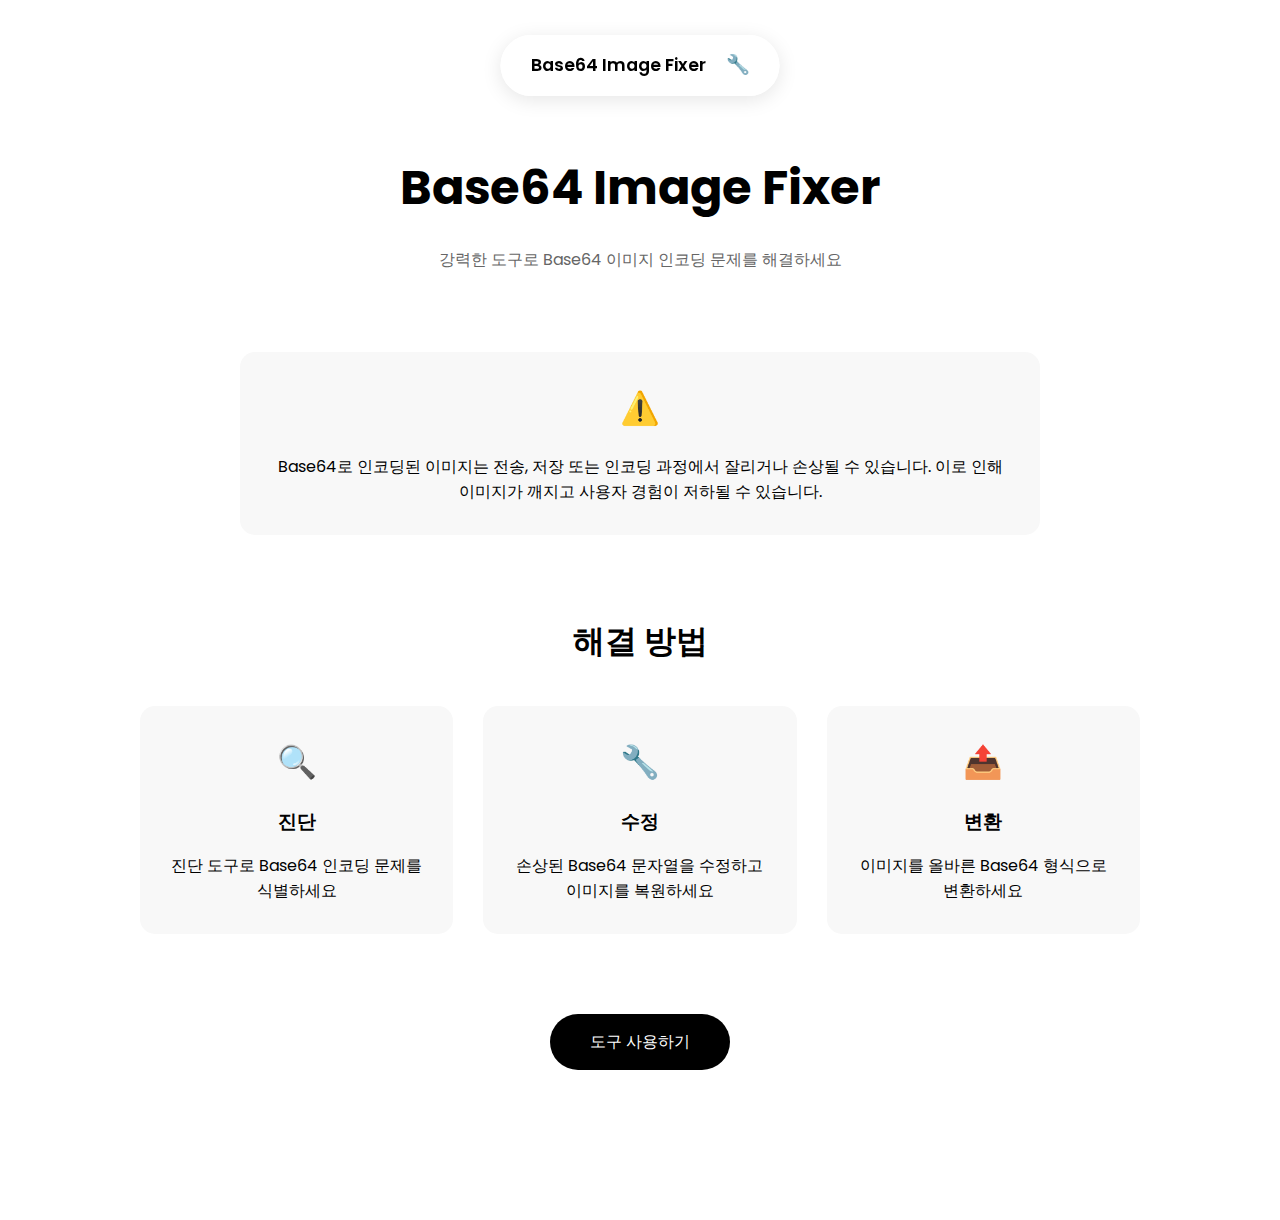
<file: index.html>
<!DOCTYPE html>
<html lang="ko">
<head>
    <meta charset="UTF-8">
    <meta name="viewport" content="width=device-width, initial-scale=1.0">
    <title>Base64 Image Fixer</title>
    <link href="https://fonts.googleapis.com/css2?family=Poppins:wght@300;400;500;600;700&display=swap" rel="stylesheet">
    <link rel="stylesheet" href="styles.css">
</head>
<body>
    <nav class="floating-nav">
        <div class="nav-content">
            <a href="index.html" class="nav-brand">Base64 Image Fixer</a>
            <div class="nav-icons">
                <a href="fixer.html" class="nav-icon">🔧</a>
            </div>
        </div>
    </nav>

    <main class="container">
        <section class="hero">
            <h1>Base64 Image Fixer</h1>
            <p class="subtitle">강력한 도구로 Base64 이미지 인코딩 문제를 해결하세요</p>
        </section>

        <section class="problem-intro">
            <div class="problem-card">
                <div class="icon">⚠️</div>
                <p>Base64로 인코딩된 이미지는 전송, 저장 또는 인코딩 과정에서 잘리거나 손상될 수 있습니다. 이로 인해 이미지가 깨지고 사용자 경험이 저하될 수 있습니다.</p>
            </div>
        </section>

        <section class="solution-intro">
            <h2>해결 방법</h2>
            <div class="features">
                <div class="feature-card">
                    <div class="icon">🔍</div>
                    <h3>진단</h3>
                    <p>진단 도구로 Base64 인코딩 문제를 식별하세요</p>
                </div>
                <div class="feature-card">
                    <div class="icon">🔧</div>
                    <h3>수정</h3>
                    <p>손상된 Base64 문자열을 수정하고 이미지를 복원하세요</p>
                </div>
                <div class="feature-card">
                    <div class="icon">📤</div>
                    <h3>변환</h3>
                    <p>이미지를 올바른 Base64 형식으로 변환하세요</p>
                </div>
            </div>
        </section>

        <section class="cta">
            <a href="fixer.html" class="btn">도구 사용하기</a>
        </section>
    </main>

    <script src="script.js"></script>
</body>
</html>
</file>
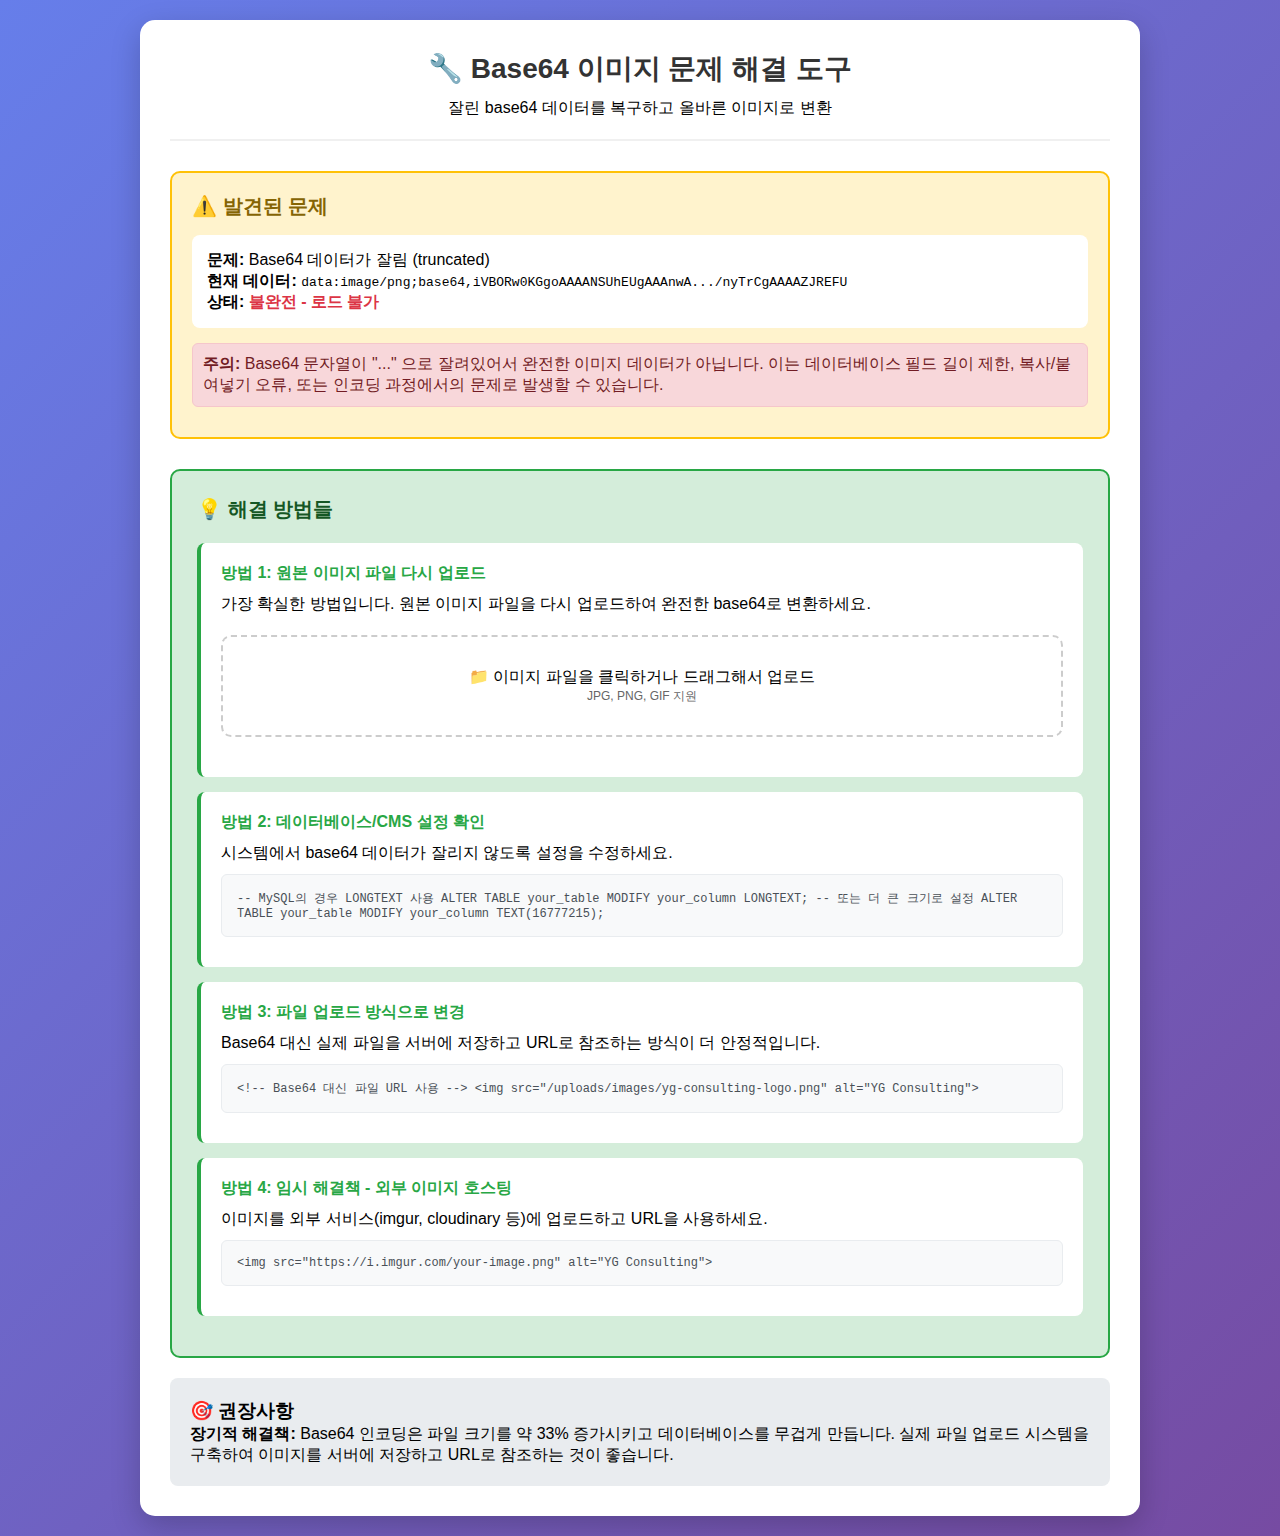
<file: base64-image-fixer.html>
<!DOCTYPE html>
<html lang="ko">
<head>
    <meta charset="UTF-8">
    <meta name="viewport" content="width=device-width, initial-scale=1.0">
    <title>Base64 이미지 문제 해결 도구</title>
    <style>
        * {
            margin: 0;
            padding: 0;
            box-sizing: border-box;
        }
        
        body {
            font-family: -apple-system, BlinkMacSystemFont, 'Segoe UI', Roboto, sans-serif;
            background: linear-gradient(135deg, #667eea 0%, #764ba2 100%);
            min-height: 100vh;
            padding: 20px;
        }
        
        .container {
            max-width: 1000px;
            margin: 0 auto;
            background: white;
            border-radius: 15px;
            padding: 30px;
            box-shadow: 0 10px 30px rgba(0,0,0,0.2);
        }
        
        .header {
            text-align: center;
            margin-bottom: 30px;
            padding-bottom: 20px;
            border-bottom: 2px solid #f0f0f0;
        }
        
        .header h1 {
            color: #333;
            font-size: 28px;
            margin-bottom: 10px;
        }
        
        .problem-box {
            background: #fff3cd;
            border: 2px solid #ffc107;
            border-radius: 10px;
            padding: 20px;
            margin-bottom: 30px;
        }
        
        .problem-box h2 {
            color: #856404;
            margin-bottom: 15px;
            font-size: 20px;
        }
        
        .problem-details {
            background: white;
            border-radius: 8px;
            padding: 15px;
            margin-bottom: 15px;
        }
        
        .solution-section {
            background: #d4edda;
            border: 2px solid #28a745;
            border-radius: 10px;
            padding: 25px;
            margin-bottom: 20px;
        }
        
        .solution-section h2 {
            color: #155724;
            margin-bottom: 20px;
            font-size: 20px;
        }
        
        .solution-step {
            background: white;
            border-radius: 8px;
            padding: 20px;
            margin-bottom: 15px;
            border-left: 4px solid #28a745;
        }
        
        .solution-step h3 {
            color: #28a745;
            margin-bottom: 10px;
            font-size: 16px;
        }
        
        .code-block {
            background: #f8f9fa;
            border: 1px solid #e9ecef;
            border-radius: 6px;
            padding: 15px;
            font-family: 'Courier New', monospace;
            font-size: 12px;
            margin: 10px 0;
            overflow-x: auto;
            color: #495057;
        }
        
        .upload-area {
            border: 2px dashed #ccc;
            border-radius: 10px;
            padding: 30px;
            text-align: center;
            margin: 20px 0;
            transition: all 0.3s;
            cursor: pointer;
        }
        
        .upload-area:hover {
            border-color: #007bff;
            background: #f8f9ff;
        }
        
        .upload-area.dragover {
            border-color: #28a745;
            background: #f0fff0;
        }
        
        .btn {
            background: #007bff;
            color: white;
            border: none;
            padding: 12px 24px;
            border-radius: 6px;
            cursor: pointer;
            font-size: 14px;
            margin: 5px;
            transition: background 0.2s;
        }
        
        .btn:hover {
            background: #0056b3;
        }
        
        .btn-success {
            background: #28a745;
        }
        
        .btn-success:hover {
            background: #1e7e34;
        }
        
        .result-area {
            margin-top: 20px;
            padding: 20px;
            background: #f8f9fa;
            border-radius: 8px;
            display: none;
        }
        
        .preview-image {
            max-width: 100%;
            max-height: 300px;
            border-radius: 8px;
            box-shadow: 0 4px 8px rgba(0,0,0,0.1);
        }
        
        textarea {
            width: 100%;
            min-height: 100px;
            padding: 10px;
            border: 1px solid #ddd;
            border-radius: 6px;
            font-family: monospace;
            font-size: 12px;
            resize: vertical;
        }
        
        .warning {
            background: #f8d7da;
            color: #721c24;
            padding: 10px;
            border-radius: 6px;
            margin: 10px 0;
            border: 1px solid #f5c6cb;
        }
        
        .success {
            background: #d4edda;
            color: #155724;
            padding: 10px;
            border-radius: 6px;
            margin: 10px 0;
            border: 1px solid #c3e6cb;
        }
    </style>
</head>
<body>
    <div class="container">
        <div class="header">
            <h1>🔧 Base64 이미지 문제 해결 도구</h1>
            <p>잘린 base64 데이터를 복구하고 올바른 이미지로 변환</p>
        </div>
        
        <div class="problem-box">
            <h2>⚠️ 발견된 문제</h2>
            <div class="problem-details">
                <strong>문제:</strong> Base64 데이터가 잘림 (truncated)<br>
                <strong>현재 데이터:</strong> <code>[data-uri].../nyTrCgAAAAZJREFU</code><br>
                <strong>상태:</strong> <span style="color: #dc3545; font-weight: bold;">불완전 - 로드 불가</span>
            </div>
            
            <div class="warning">
                <strong>주의:</strong> Base64 문자열이 "..." 으로 잘려있어서 완전한 이미지 데이터가 아닙니다. 
                이는 데이터베이스 필드 길이 제한, 복사/붙여넣기 오류, 또는 인코딩 과정에서의 문제로 발생할 수 있습니다.
            </div>
        </div>
        
        <div class="solution-section">
            <h2>💡 해결 방법들</h2>
            
            <div class="solution-step">
                <h3>방법 1: 원본 이미지 파일 다시 업로드</h3>
                <p>가장 확실한 방법입니다. 원본 이미지 파일을 다시 업로드하여 완전한 base64로 변환하세요.</p>
                
                <div class="upload-area" id="uploadArea" onclick="document.getElementById('fileInput').click()">
                    <input type="file" id="fileInput" accept="image/*" style="display: none;" onchange="handleFileUpload(this)">
                    <p>📁 이미지 파일을 클릭하거나 드래그해서 업로드</p>
                    <p style="font-size: 12px; color: #666;">JPG, PNG, GIF 지원</p>
                </div>
                
                <div class="result-area" id="resultArea">
                    <h4>변환 결과:</h4>
                    <div id="imagePreview"></div>
                    <textarea id="base64Output" placeholder="완전한 base64 데이터가 여기에 표시됩니다..."></textarea>
                    <button class="btn btn-success" onclick="copyToClipboard()">📋 클립보드에 복사</button>
                    <button class="btn" onclick="downloadAsFile()">💾 파일로 저장</button>
                </div>
            </div>
            
            <div class="solution-step">
                <h3>방법 2: 데이터베이스/CMS 설정 확인</h3>
                <p>시스템에서 base64 데이터가 잘리지 않도록 설정을 수정하세요.</p>
                <div class="code-block">
-- MySQL의 경우 LONGTEXT 사용
ALTER TABLE your_table MODIFY your_column LONGTEXT;

-- 또는 더 큰 크기로 설정
ALTER TABLE your_table MODIFY your_column TEXT(16777215);
                </div>
            </div>
            
            <div class="solution-step">
                <h3>방법 3: 파일 업로드 방식으로 변경</h3>
                <p>Base64 대신 실제 파일을 서버에 저장하고 URL로 참조하는 방식이 더 안정적입니다.</p>
                <div class="code-block">
&lt;!-- Base64 대신 파일 URL 사용 --&gt;
&lt;img src="/uploads/images/yg-consulting-logo.png" alt="YG Consulting"&gt;
                </div>
            </div>
            
            <div class="solution-step">
                <h3>방법 4: 임시 해결책 - 외부 이미지 호스팅</h3>
                <p>이미지를 외부 서비스(imgur, cloudinary 등)에 업로드하고 URL을 사용하세요.</p>
                <div class="code-block">
&lt;img src="https://i.imgur.com/your-image.png" alt="YG Consulting"&gt;
                </div>
            </div>
        </div>
        
        <div style="background: #e9ecef; padding: 20px; border-radius: 8px; margin-top: 20px;">
            <h3>🎯 권장사항</h3>
            <p><strong>장기적 해결책:</strong> Base64 인코딩은 파일 크기를 약 33% 증가시키고 데이터베이스를 무겁게 만듭니다. 
            실제 파일 업로드 시스템을 구축하여 이미지를 서버에 저장하고 URL로 참조하는 것이 좋습니다.</p>
        </div>
    </div>

    <script>
        let currentBase64 = '';
        
        function handleFileUpload(input) {
            const file = input.files[0];
            if (!file) return;
            
            if (!file.type.startsWith('image/')) {
                alert('이미지 파일만 업로드 가능합니다.');
                return;
            }
            
            const reader = new FileReader();
            reader.onload = function(e) {
                const base64 = e.target.result;
                currentBase64 = base64;
                
                // 미리보기 표시
                document.getElementById('imagePreview').innerHTML = 
                    `<img src="${base64}" class="preview-image" alt="Preview">`;
                
                // Base64 텍스트 표시
                document.getElementById('base64Output').value = base64;
                
                // 결과 영역 표시
                document.getElementById('resultArea').style.display = 'block';
                
                // 성공 메시지
                const successMsg = document.createElement('div');
                successMsg.className = 'success';
                successMsg.innerHTML = `✅ 성공! 완전한 base64 데이터가 생성되었습니다. (${Math.round(base64.length/1024)}KB)`;
                document.getElementById('resultArea').insertBefore(successMsg, document.getElementById('imagePreview'));
            };
            
            reader.readAsDataURL(file);
        }
        
        function copyToClipboard() {
            const textarea = document.getElementById('base64Output');
            textarea.select();
            document.execCommand('copy');
            
            // 복사 완료 피드백
            const btn = event.target;
            const originalText = btn.textContent;
            btn.textContent = '✅ 복사됨!';
            btn.style.background = '#28a745';
            
            setTimeout(() => {
                btn.textContent = originalText;
                btn.style.background = '#28a745';
            }, 2000);
        }
        
        function downloadAsFile() {
            if (!currentBase64) return;
            
            const link = document.createElement('a');
            link.download = 'yg-consulting-image.png';
            link.href = currentBase64;
            link.click();
        }
        
        // 드래그 앤 드롭 기능
        const uploadArea = document.getElementById('uploadArea');
        
        uploadArea.addEventListener('dragover', (e) => {
            e.preventDefault();
            uploadArea.classList.add('dragover');
        });
        
        uploadArea.addEventListener('dragleave', () => {
            uploadArea.classList.remove('dragover');
        });
        
        uploadArea.addEventListener('drop', (e) => {
            e.preventDefault();
            uploadArea.classList.remove('dragover');
            
            const files = e.dataTransfer.files;
            if (files.length > 0) {
                document.getElementById('fileInput').files = files;
                handleFileUpload(document.getElementById('fileInput'));
            }
        });
    </script>
</body>
</html>
</file>
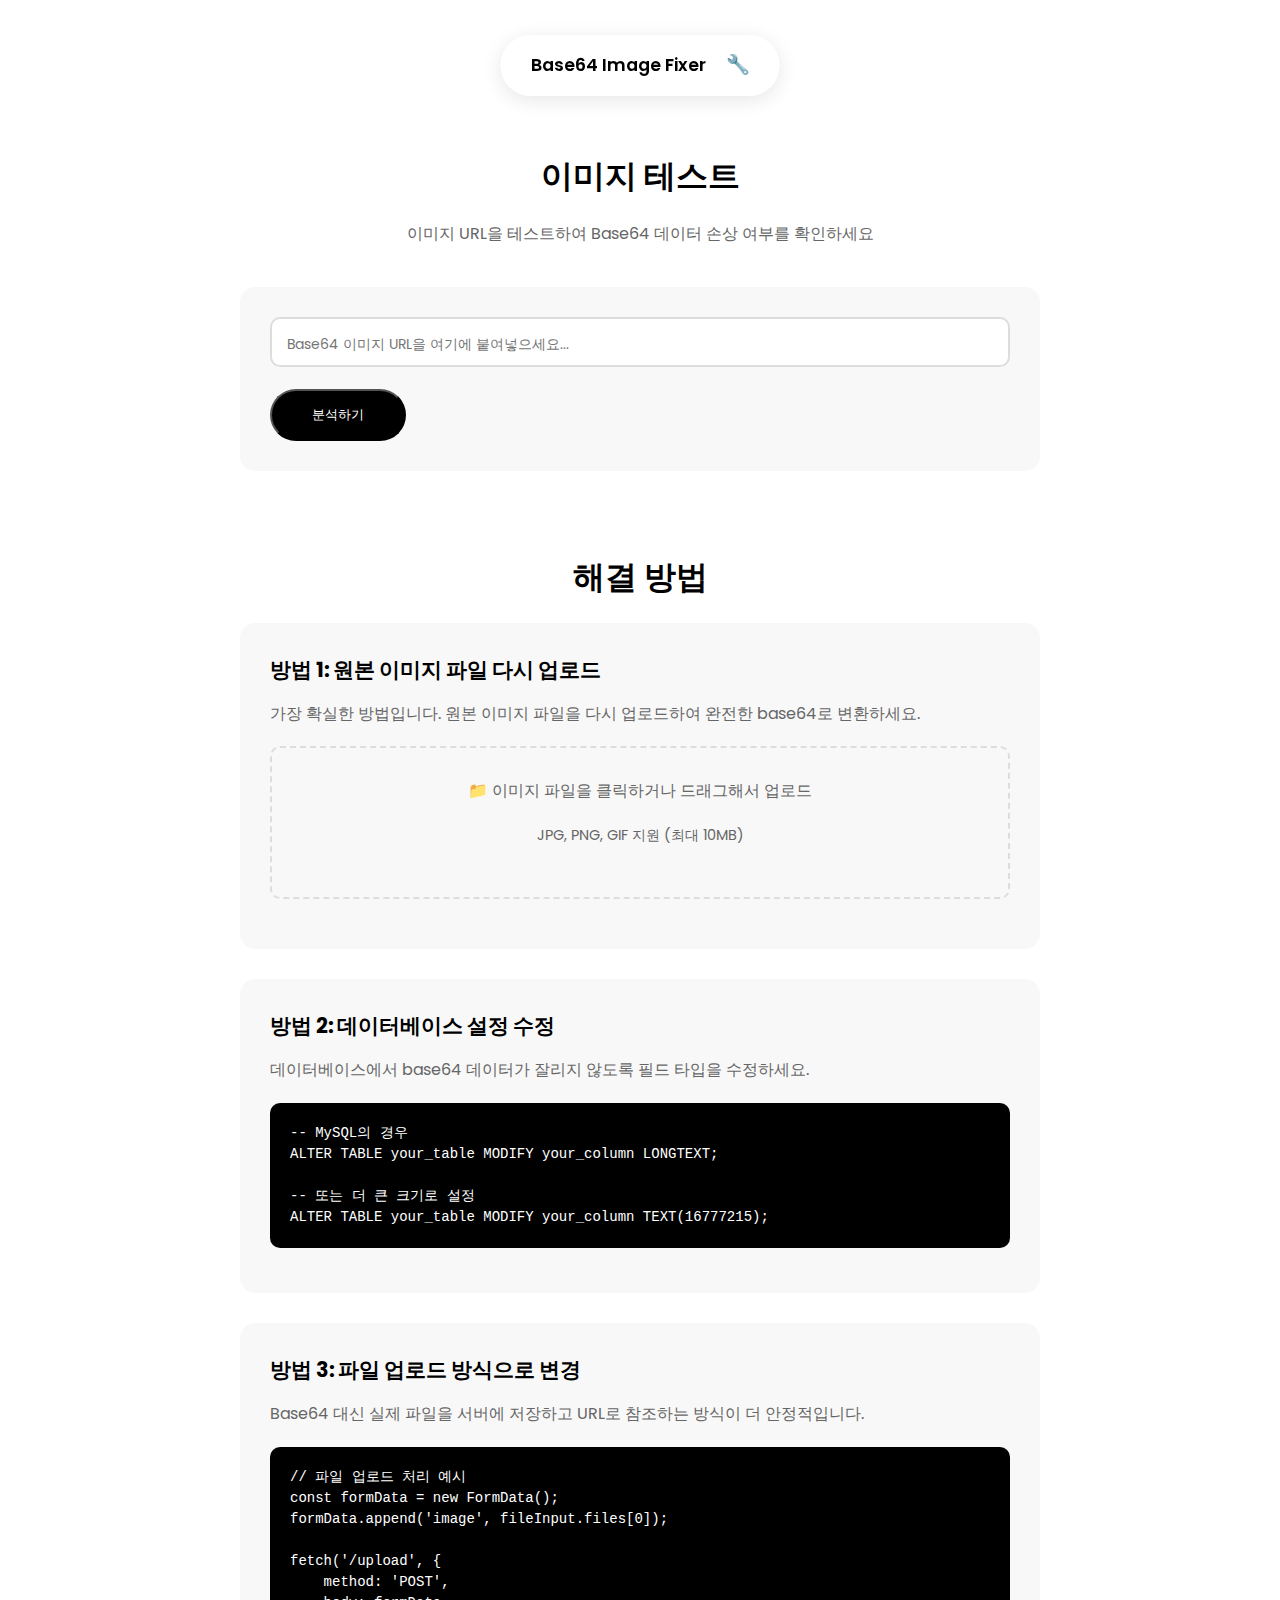
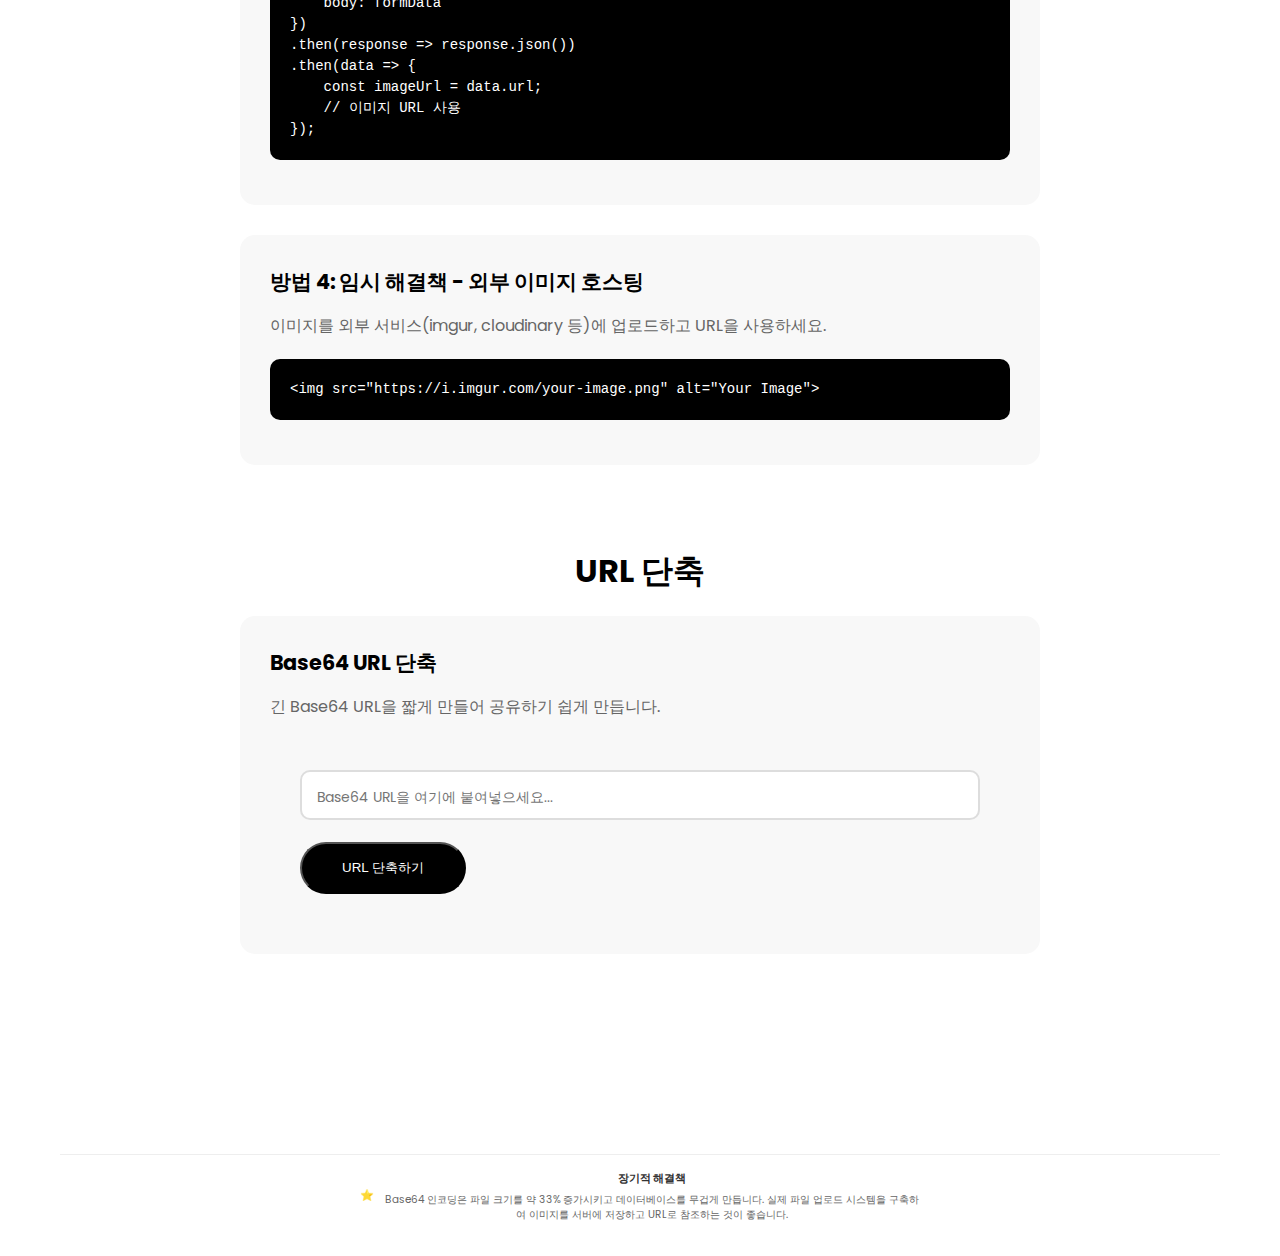
<file: fixer.html>
<!DOCTYPE html>
<html lang="ko">
<head>
    <meta charset="UTF-8">
    <meta name="viewport" content="width=device-width, initial-scale=1.0">
    <title>Base64 이미지 수정 도구</title>
    <link href="https://fonts.googleapis.com/css2?family=Poppins:wght@300;400;500;600;700&display=swap" rel="stylesheet">
    <link rel="stylesheet" href="styles.css">
</head>
<body>
    <nav class="floating-nav">
        <div class="nav-content">
            <a href="index.html" class="nav-brand">Base64 Image Fixer</a>
            <div class="nav-icons">
                <a href="fixer.html" class="nav-icon active">🔧</a>
            </div>
        </div>
    </nav>

    <main class="container">
        <section class="tool-section">
            <h2>이미지 테스트</h2>
            <p class="section-subtitle">이미지 URL을 테스트하여 Base64 데이터 손상 여부를 확인하세요</p>
            
            <div class="tool-container">
                <div class="input-area">
                    <textarea id="base64Input" placeholder="Base64 이미지 URL을 여기에 붙여넣으세요..."></textarea>
                    <button class="btn" onclick="analyzeBase64()">분석하기</button>
                </div>
                <div class="result-area" id="resultArea" style="display: none;">
                    <div class="preview-container">
                        <img id="imagePreview" alt="미리보기" style="display: none;">
                        <div id="errorMessage" class="error-message"></div>
                    </div>
                    <div class="analysis-result">
                        <h3>분석 결과</h3>
                        <div id="analysisDetails"></div>
                    </div>
                </div>
            </div>
        </section>

        <section class="solution-section">
            <h2>해결 방법</h2>
            
            <div class="solution-card">
                <h3>방법 1: 원본 이미지 파일 다시 업로드</h3>
                <p>가장 확실한 방법입니다. 원본 이미지 파일을 다시 업로드하여 완전한 base64로 변환하세요.</p>
                <div class="upload-area" id="uploadArea">
                    <input type="file" id="fileInput" accept="image/*" style="display: none;">
                    <p>📁 이미지 파일을 클릭하거나 드래그해서 업로드</p>
                    <p class="upload-hint">JPG, PNG, GIF 지원 (최대 10MB)</p>
                </div>
                <div class="conversion-result" id="conversionResult" style="display: none;">
                    <textarea id="convertedBase64" readonly></textarea>
                    <div class="button-group">
                        <button class="btn" onclick="copyToClipboard()">📋 복사</button>
                        <button class="btn" onclick="downloadAsFile()">💾 저장</button>
                    </div>
                </div>
            </div>

            <div class="solution-card">
                <h3>방법 2: 데이터베이스 설정 수정</h3>
                <p>데이터베이스에서 base64 데이터가 잘리지 않도록 필드 타입을 수정하세요.</p>
                <div class="code-block">
                    <pre><code>-- MySQL의 경우
ALTER TABLE your_table MODIFY your_column LONGTEXT;

-- 또는 더 큰 크기로 설정
ALTER TABLE your_table MODIFY your_column TEXT(16777215);</code></pre>
                </div>
            </div>

            <div class="solution-card">
                <h3>방법 3: 파일 업로드 방식으로 변경</h3>
                <p>Base64 대신 실제 파일을 서버에 저장하고 URL로 참조하는 방식이 더 안정적입니다.</p>
                <div class="code-block">
                    <pre><code>// 파일 업로드 처리 예시
const formData = new FormData();
formData.append('image', fileInput.files[0]);

fetch('/upload', {
    method: 'POST',
    body: formData
})
.then(response => response.json())
.then(data => {
    const imageUrl = data.url;
    // 이미지 URL 사용
});</code></pre>
                </div>
            </div>

            <div class="solution-card">
                <h3>방법 4: 임시 해결책 - 외부 이미지 호스팅</h3>
                <p>이미지를 외부 서비스(imgur, cloudinary 등)에 업로드하고 URL을 사용하세요.</p>
                <div class="code-block">
                    <pre><code>&lt;img src="https://i.imgur.com/your-image.png" alt="Your Image"&gt;</code></pre>
                </div>
            </div>
        </section>

        <section class="solution-section">
            <h2>URL 단축</h2>
            
            <div class="solution-card">
                <h3>Base64 URL 단축</h3>
                <p>긴 Base64 URL을 짧게 만들어 공유하기 쉽게 만듭니다.</p>
                <div class="tool-container">
                    <div class="input-area">
                        <textarea id="urlInput" placeholder="Base64 URL을 여기에 붙여넣으세요..."></textarea>
                        <button class="btn" onclick="shortenUrl()">URL 단축하기</button>
                    </div>
                    <div class="result-area" id="shortenedUrlResult" style="display: none;">
                        <div class="shortened-url">
                            <input type="text" id="shortenedUrl" readonly>
                            <div class="button-group">
                                <button class="btn" onclick="copyShortenedUrl()">📋 복사</button>
                                <button class="btn" onclick="openShortenedUrl()">🔗 열기</button>
                            </div>
                        </div>
                    </div>
                </div>
            </div>
        </section>

        <section class="recommendations">
            <div class="recommendation-card">
                <div class="recommendation-icon">⭐</div>
                <div class="recommendation-content">
                    <h3>장기적 해결책</h3>
                    <p>Base64 인코딩은 파일 크기를 약 33% 증가시키고 데이터베이스를 무겁게 만듭니다. 실제 파일 업로드 시스템을 구축하여 이미지를 서버에 저장하고 URL로 참조하는 것이 좋습니다.</p>
                </div>
            </div>
        </section>
    </main>

    <script src="script.js"></script>
</body>
</html>
</file>
<file: styles.css>
/* Global Styles */
* {
    margin: 0;
    padding: 0;
    box-sizing: border-box;
}

body {
    font-family: 'Poppins', sans-serif;
    background-color: #ffffff;
    color: #000000;
    line-height: 1.6;
}

/* Floating Navigation */
.floating-nav {
    position: fixed;
    top: 35px;
    left: 50%;
    transform: translateX(-50%);
    background: rgba(255, 255, 255, 0.95);
    padding: 15px 30px;
    border-radius: 50px;
    box-shadow: 0 4px 20px rgba(0, 0, 0, 0.1);
    z-index: 1000;
}

.nav-content {
    display: flex;
    align-items: center;
    gap: 20px;
}

.nav-brand {
    font-size: 1.1rem;
    font-weight: 600;
    color: #000;
    text-decoration: none;
    transition: color 0.3s ease;
}

.nav-brand:hover {
    color: #4f4f4f;
}

.nav-icons {
    display: flex;
    gap: 15px;
}

.nav-icon {
    font-size: 1.2rem;
    color: #000;
    text-decoration: none;
    transition: transform 0.3s ease;
}

.nav-icon:hover {
    transform: scale(1.3);
}

.nav-icon.active {
    color: #000;
    font-weight: bold;
}

/* Container */
.container {
    max-width: 1200px;
    margin: 0 auto;
    padding: 150px 20px 0px;
    /*padding-bottom: 100px;*/
}

/* Hero Section */
.hero {
    text-align: center;
    margin-bottom: 80px;
}

.hero h1 {
    font-size: 3rem;
    font-weight: 700;
    margin-bottom: 20px;
}

.subtitle {
    font-size: 1rem;
    color: #666;
    max-width: 600px;
    margin: 0 auto;
}

/* Problem Section */
.problem-intro {
    margin-bottom: 80px;
}

/*
.problem-intro h2 {
    text-align: center;
    font-size: 2rem;
    margin-bottom: 40px;
}
*/

.problem-card {
    background: #f8f8f8;
    padding: 30px;
    border-radius: 15px;
    text-align: center;
    max-width: 800px;
    margin: 0 auto;
}

.problem-card .icon {
    font-size: 2rem;
    margin-bottom: 20px;
}

/* Solution Section */
.solution-intro {
    margin-bottom: 80px;
}

.solution-intro h2 {
    text-align: center;
    font-size: 2rem;
    margin-bottom: 40px;
}

.features {
    display: grid;
    grid-template-columns: repeat(auto-fit, minmax(250px, 1fr));
    gap: 30px;
    max-width: 1000px;
    margin: 0 auto;
}

.feature-card {
    background: #f8f8f8;
    padding: 30px;
    border-radius: 15px;
    text-align: center;
    transition: transform 0.3s ease;
}

.feature-card:hover {
    transform: translateY(-5px);
}

.feature-card .icon {
    font-size: 2rem;
    margin-bottom: 20px;
}

.feature-card h3 {
    font-size: 1.2rem;
    margin-bottom: 15px;
}

/* CTA Section */
.cta {
    text-align: center;
    margin: 60px 0 150px;
}

.btn {
    display: inline-block;
    background: #000;
    color: #fff;
    padding: 15px 40px;
    border-radius: 50px;
    text-decoration: none;
    font-weight: 500;
    transition: all 0.3s ease;
}

.btn:hover {
    background: #333;
    transform: translateY(-2px);
}

/* Tool Section */
.tool-section {
    margin-bottom: 80px;
}

.tool-section h2 {
    text-align: center;
    font-size: 2rem;
    margin-bottom: 20px;
}
.tool-section p {
    text-align: center;
    font-size: 1rem;
    margin-bottom: 40px;
    color: #666;
}

.tool-container {
    max-width: 800px;
    margin: 0 auto;
    background: #f8f8f8;
    padding: 30px;
    border-radius: 15px;
}

.input-area {
    /*margin-bottom: 30px;*/
}

.input-area textarea {
    width: 100%;
    height: 50px;
    padding: 0 15px;
    border: 2px solid #ddd;
    border-radius: 10px;
    font-family: 'Poppins', sans-serif;
    font-size: 14px;
    resize: none;
    margin-bottom: 15px;
    line-height: 50px;
    overflow-x: auto;
    overflow-y: hidden;
    white-space: nowrap;
    text-align: left;
    scrollbar-width: none; /* Firefox */
    -ms-overflow-style: none; /* IE and Edge */
    transition: border-color 0.3s ease;
}

.input-area textarea::-webkit-scrollbar {
    display: none; /* Chrome, Safari, Opera */
}

.input-area textarea:hover {
    border-color: #000;
    scrollbar-width: thin; /* Firefox */
    -ms-overflow-style: auto; /* IE and Edge */
}

.input-area textarea:hover::-webkit-scrollbar {
    display: block; /* Chrome, Safari, Opera */
    height: 6px;
}

.input-area textarea:hover::-webkit-scrollbar-thumb {
    background-color: #888;
    border-radius: 3px;
}

.input-area textarea:hover::-webkit-scrollbar-track {
    background-color: #f1f1f1;
    border-radius: 3px;
}

.preview-container {
    margin-bottom: 30px;
    text-align: center;
}

.preview-container img {
    font-size: 0.9rem;
    padding: 3px 0;
    margin: 20px 0;
    max-width: 100%;
    max-height: 300px;
    border-radius: 10px;
    box-shadow: 0 4px 15px rgba(0, 0, 0, 0.1);
}

.error-message {
    color: #dc3545;
    padding: 15px;
    background: #f8d7da;
    border-radius: 10px;
    margin: 10px 0;
}

.analysis-result {
    background: white;
    padding: 20px;
    border-radius: 10px;
}

.analysis-result h3 {
    margin-bottom: 15px;
    font-size: 1.2rem;
}

/* Solution Section */
.solution-section {
    max-width: 800px;
    margin: 0 auto 80px;
}

.solution-section h2 {
    text-align: center;
    font-size: 2rem;
    margin-bottom: 20px;
}

.solution-card {
    background: #f8f8f8;
    padding: 30px;
    border-radius: 15px;
    margin-bottom: 30px;
}

.solution-card h3 {
    font-size: 1.3rem;
    margin-bottom: 15px;
}

.solution-card p {
    margin-bottom: 20px;
    color: #666;
}

.upload-area {
    border: 2px dashed #ddd;
    border-radius: 10px;
    padding: 30px;
    text-align: center;
    cursor: pointer;
    transition: all 0.3s ease;
    margin-bottom: 20px;
}

.upload-area:hover {
    border-color: #000;
    background: #f0f0f0;
}

.upload-hint {
    font-size: 0.9rem;
    color: #666;
    margin-top: 10px;
}

.conversion-result {
    margin-top: 20px;
}

.conversion-result textarea {
    width: 100%;
    min-height: 100px;
    padding: 15px;
    border: 2px solid #ddd;
    border-radius: 10px;
    font-family: 'Poppins', sans-serif;
    font-size: 14px;
    resize: vertical;
    margin-bottom: 15px;
}

.button-group {
    display: flex;
    gap: 10px;
    justify-content: center;
}

.code-block {
    background: #000;
    color: #fff;
    padding: 20px;
    border-radius: 10px;
    overflow-x: auto;
    margin: 15px 0;
}

.code-block pre {
    margin: 0;
    font-family: 'Courier New', monospace;
    font-size: 14px;
    line-height: 1.5;
}

.code-block code {
    color: #fff;
}

/* Responsive Design */
@media (max-width: 768px) {
    .hero h1 {
        font-size: 2rem;
    }
    
    .subtitle {
        font-size: 1rem;
    }
    
    .floating-nav {
        padding: 10px 20px;
    }
    
    .nav-content h1 {
        font-size: 1rem;
    }
    
    .features {
        grid-template-columns: 1fr;
    }
    
    .tool-section h1 {
        font-size: 2rem;
    }
    
    .tool-container {
        padding: 20px;
    }
    
    .solution-card {
        padding: 20px;
    }
    
    .button-group {
        flex-direction: column;
    }
    
    .btn {
        width: 100%;
    }
}

.recommendations {
    position: relative;
    margin-top: 200px;
    text-align: center;
    padding: 15px 0;
    border-top: 1px solid #eee;
}

.recommendation-card {
    display: flex;
    align-items: center;
    justify-content: center;
    gap: 10px;
    padding: 0 20px;
    max-width: 600px;
    margin: 0 auto;
}

.recommendation-icon {
    font-size: 0.7rem;
}

.recommendation-content h3 {
    font-size: 0.7rem;
    margin-bottom: 5px;
    color: #333;
}

.recommendation-content p {
    font-size: 0.65rem;
    color: #666;
    line-height: 1.4;
}

.analysis-issues {
    margin-top: 15px;
    padding-left: 20px;
}

.analysis-issues ul {
    list-style-type: none;
    padding-left: 20px;
    margin-top: 5px;
}

.analysis-issues li {
    position: relative;
    padding-left: 15px;
    margin-bottom: 5px;
}

.analysis-issues li:before {
    content: "•";
    position: absolute;
    left: 0;
    color: #666;
}

.shortened-url input {
    width: 95%;
    height: 40px;
    padding: 0 15px;
    border: 2px solid #ddd;
    border-radius: 10px;
    font-family: 'Poppins', sans-serif;
    font-size: 14px;
    margin: 15px;
    line-height: 50px;
    overflow-x: auto;
    overflow-y: hidden;
    white-space: nowrap;
    text-align: left;
    scrollbar-width: none; /* Firefox */
    -ms-overflow-style: none; /* IE and Edge */
    transition: border-color 0.3s ease;
}

.shortened-url input::-webkit-scrollbar {
    display: none; /* Chrome, Safari, Opera */
}

.shortened-url input:hover {
    border-color: #000;
    scrollbar-width: thin; /* Firefox */
    -ms-overflow-style: auto; /* IE and Edge */
}

.shortened-url input:hover::-webkit-scrollbar {
    display: block; /* Chrome, Safari, Opera */
    height: 6px;
}

.shortened-url input:hover::-webkit-scrollbar-thumb {
    background-color: #888;
    border-radius: 3px;
}

.shortened-url input:hover::-webkit-scrollbar-track {
    background-color: #f1f1f1;
    border-radius: 3px;
}
</file>
